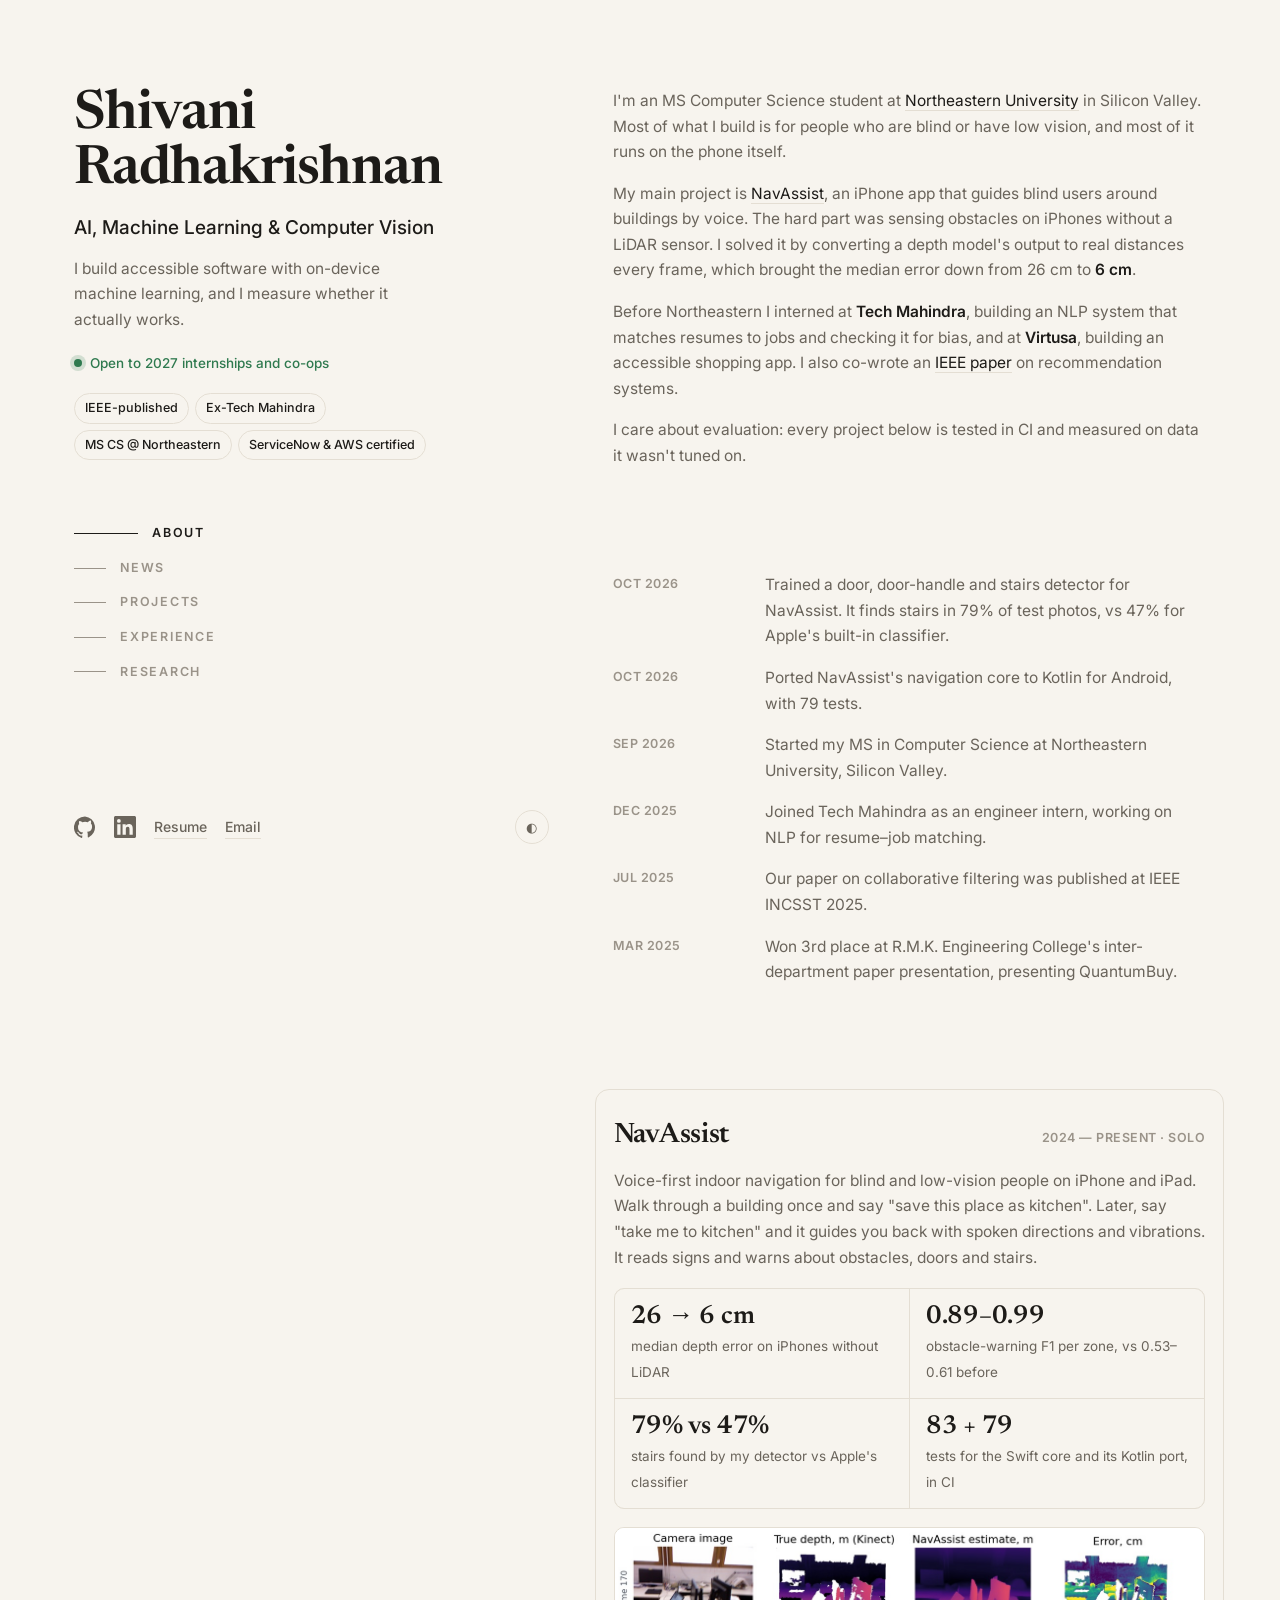
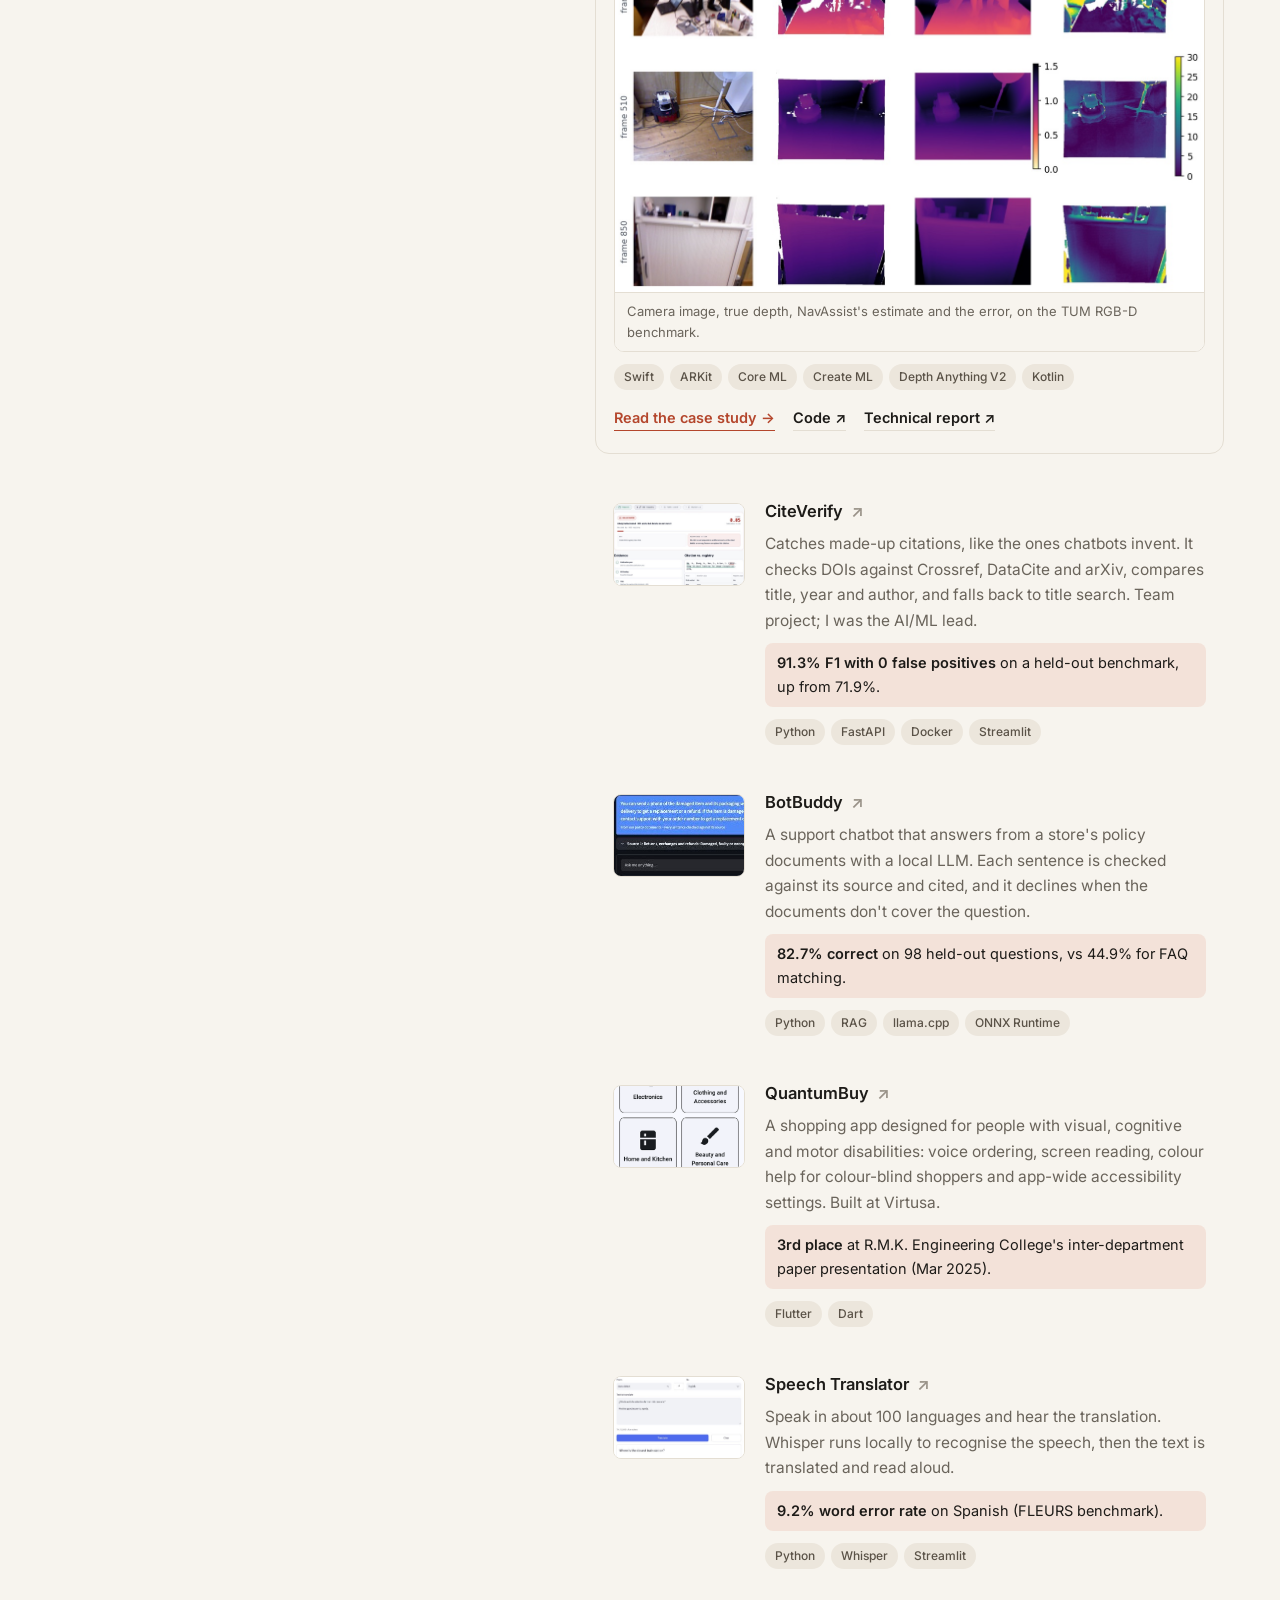
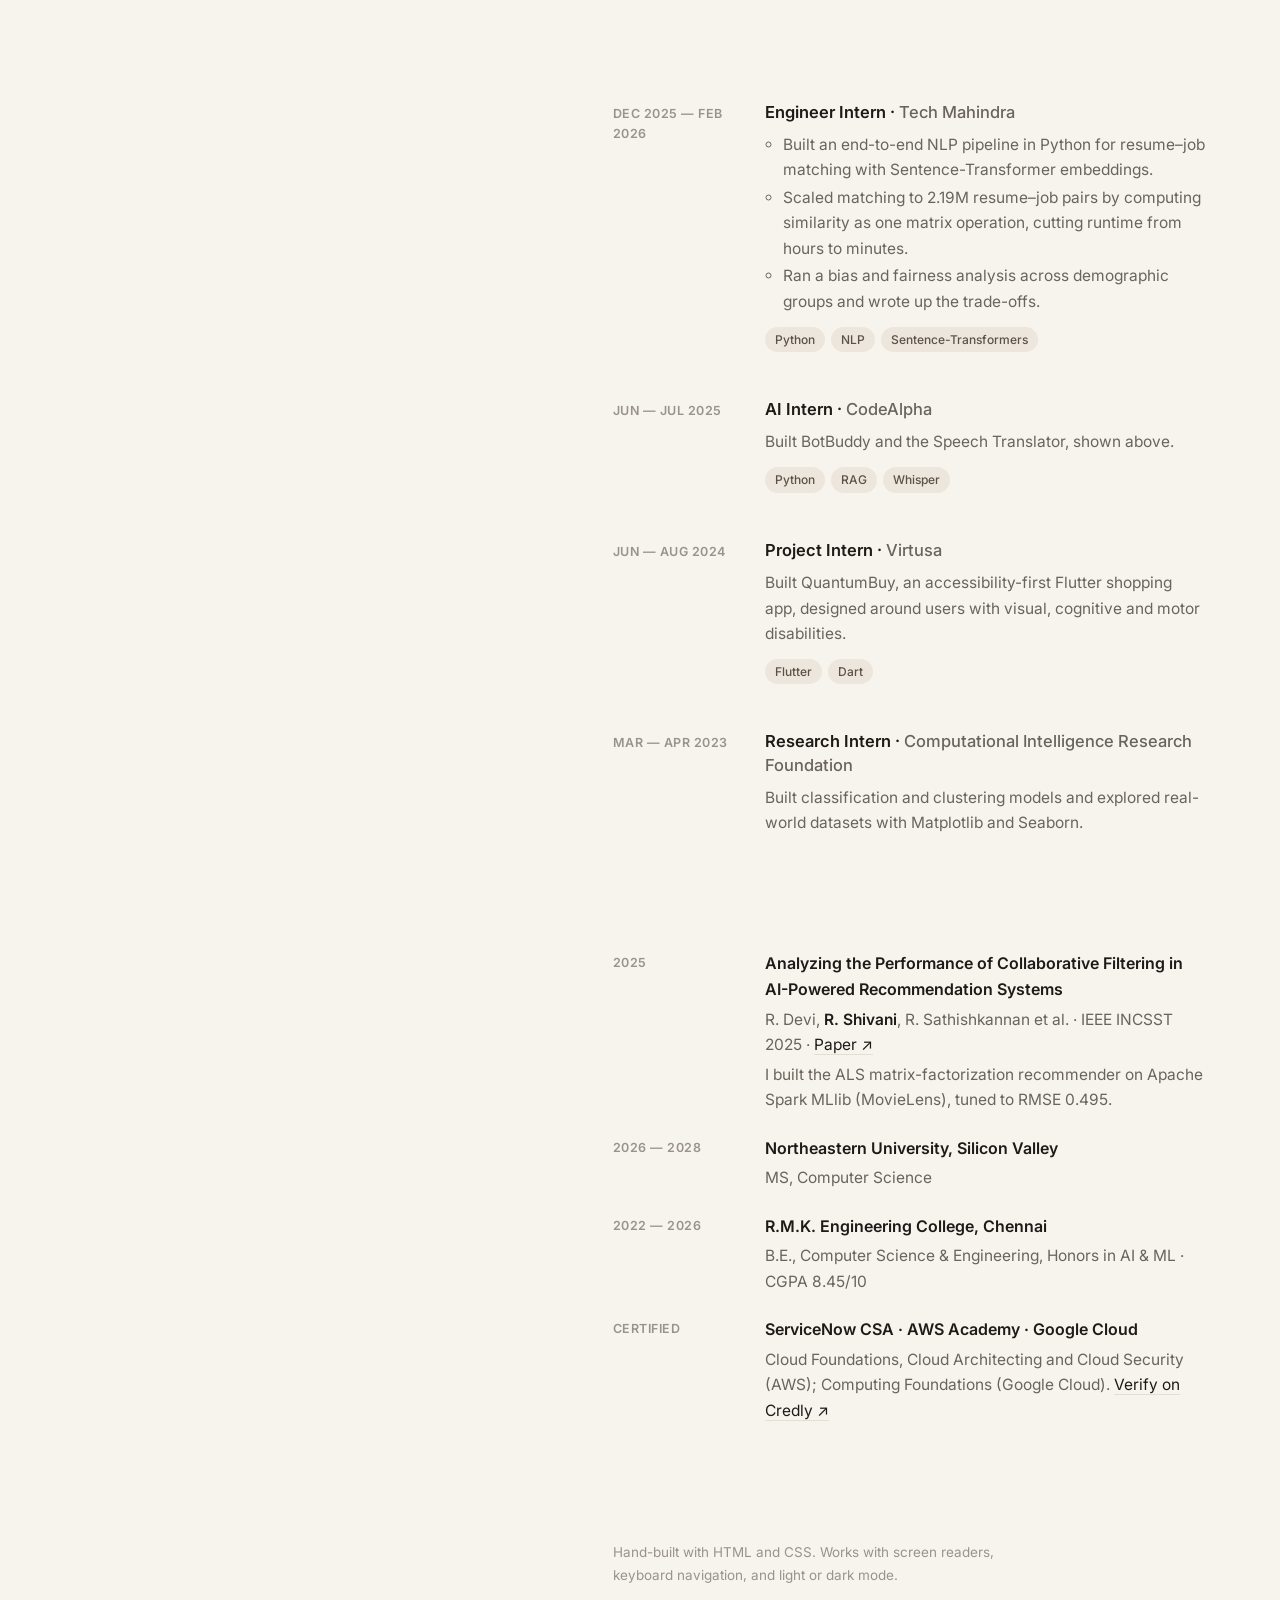
<file: index.html>
<!doctype html>
<html lang="en">
<head>
<meta charset="utf-8">
<meta name="viewport" content="width=device-width, initial-scale=1">
<title>Shivani Radhakrishnan</title>
<meta name="description" content="Shivani Radhakrishnan: MS CS at Northeastern. Accessible software with AI and on-device machine learning: computer vision and NLP. Open to 2027 internships and co-ops.">
<meta property="og:title" content="Shivani Radhakrishnan">
<meta property="og:description" content="Accessible software with on-device machine learning. MS CS @ Northeastern. Open to 2027 internships and co-ops.">
<meta property="og:image" content="https://shivani-radhakrishnan.github.io/img/navassist-depth.jpg">
<link rel="preconnect" href="https://fonts.googleapis.com">
<link rel="preconnect" href="https://fonts.gstatic.com" crossorigin>
<link href="https://fonts.googleapis.com/css2?family=Inter:wght@400;500;600&family=Newsreader:opsz,wght@6..72,500;6..72,600&display=swap" rel="stylesheet">
<link rel="icon" href="data:image/svg+xml,<svg xmlns='http://www.w3.org/2000/svg' viewBox='0 0 64 64'><rect width='64' height='64' rx='14' fill='%23b4462c'/><text x='32' y='44' font-family='Georgia' font-size='32' fill='white' text-anchor='middle'>S</text></svg>">
<link rel="stylesheet" href="style.css">
</head>
<body>
<a class="skip" href="#main">Skip to content</a>
<div class="layout">

  <header class="side">
    <div>
      <h1 class="name">Shivani<br>Radhakrishnan</h1>
      <p class="role">AI, Machine Learning &amp; Computer Vision</p>
      <p class="tagline">I build accessible software with on-device machine learning, and I measure whether it actually works.</p>
      <span class="status"><i aria-hidden="true"></i>Open to 2027 internships and co-ops</span>
      <ul class="creds" aria-label="Highlights">
        <li>IEEE-published</li>
        <li>Ex-Tech Mahindra</li>
        <li>MS CS @ Northeastern</li>
        <li>ServiceNow &amp; AWS certified</li>
      </ul>
      <nav aria-label="Sections">
        <ul class="toc">
          <li><a href="#about">About</a></li>
          <li><a href="#news">News</a></li>
          <li><a href="#projects">Projects</a></li>
          <li><a href="#experience">Experience</a></li>
          <li><a href="#research">Research</a></li>
        </ul>
      </nav>
    </div>
    <div class="socials">
      <a href="https://github.com/Shivani-Radhakrishnan" aria-label="GitHub"><svg viewBox="0 0 24 24" fill="currentColor" aria-hidden="true"><path d="M12 .5a12 12 0 0 0-3.8 23.4c.6.1.8-.3.8-.6v-2c-3.3.7-4-1.6-4-1.6-.6-1.4-1.4-1.8-1.4-1.8-1.1-.7.1-.7.1-.7 1.2.1 1.9 1.3 1.9 1.3 1.1 1.8 2.8 1.3 3.5 1 .1-.8.4-1.3.8-1.6-2.7-.3-5.5-1.3-5.5-6 0-1.3.5-2.4 1.3-3.2-.2-.3-.6-1.5.1-3.2 0 0 1-.3 3.3 1.2a11.5 11.5 0 0 1 6 0C17.3 4.7 18.3 5 18.3 5c.7 1.7.3 2.9.1 3.2.8.8 1.3 1.9 1.3 3.2 0 4.6-2.8 5.6-5.5 5.9.4.4.8 1.1.8 2.2v3.3c0 .3.2.7.8.6A12 12 0 0 0 12 .5Z"/></svg></a>
      <a href="https://www.linkedin.com/in/shivani-radhakrishnan-645a49257/" aria-label="LinkedIn"><svg viewBox="0 0 24 24" fill="currentColor" aria-hidden="true"><path d="M20.45 20.45h-3.56v-5.57c0-1.33-.02-3.04-1.85-3.04-1.85 0-2.14 1.45-2.14 2.94v5.67H9.35V9h3.41v1.56h.05c.48-.9 1.64-1.85 3.37-1.85 3.6 0 4.27 2.37 4.27 5.46v6.28ZM5.34 7.43a2.06 2.06 0 1 1 0-4.13 2.06 2.06 0 0 1 0 4.13ZM7.12 20.45H3.56V9h3.56v11.45ZM22.22 0H1.77C.79 0 0 .77 0 1.73v20.54C0 23.23.79 24 1.77 24h20.45c.98 0 1.78-.77 1.78-1.73V1.73C24 .77 23.2 0 22.22 0Z"/></svg></a>
      <a class="mail" href="Shivani_Radhakrishnan_Resume.pdf">Resume</a>
      <a class="mail" href="mailto:radhakrishnan.shi@northeastern.edu">Email</a>
      <button class="theme" id="theme" type="button" aria-label="Switch between light and dark theme">◐</button>
    </div>
  </header>

  <main id="main">

    <section id="about" aria-label="About">
      <h2 class="label">About</h2>
      <p>I'm an MS Computer Science student at <a href="https://www.northeastern.edu/">Northeastern University</a> in Silicon Valley. Most of what I build is for people who are blind or have low vision, and most of it runs on the phone itself.</p>
      <p>My main project is <a href="#projects">NavAssist</a>, an iPhone app that guides blind users around buildings by voice. The hard part was sensing obstacles on iPhones without a LiDAR sensor. I solved it by converting a depth model's output to real distances every frame, which brought the median error down from 26 cm to <strong>6 cm</strong>.</p>
      <p>Before Northeastern I interned at <strong>Tech Mahindra</strong>, building an NLP system that matches resumes to jobs and checking it for bias, and at <strong>Virtusa</strong>, building an accessible shopping app. I also co-wrote an <a href="#research">IEEE paper</a> on recommendation systems.</p>
      <p>I care about evaluation: every project below is tested in CI and measured on data it wasn't tuned on.</p>
    </section>

    <section id="news" aria-label="News">
      <h2 class="label">News</h2>
      <ul class="news">
        <li><time>Oct 2026</time><span>Trained a door, door-handle and stairs detector for NavAssist. It finds stairs in 79% of test photos, vs 47% for Apple's built-in classifier.</span></li>
        <li><time>Oct 2026</time><span>Ported NavAssist's navigation core to Kotlin for Android, with 79 tests.</span></li>
        <li><time>Sep 2026</time><span>Started my MS in Computer Science at Northeastern University, Silicon Valley.</span></li>
        <li><time>Dec 2025</time><span>Joined Tech Mahindra as an engineer intern, working on NLP for resume–job matching.</span></li>
                <li><time>Jul 2025</time><span>Our paper on collaborative filtering was published at IEEE INCSST 2025.</span></li>
        <li><time>Mar 2025</time><span>Won 3rd place at R.M.K. Engineering College's inter-department paper presentation, presenting QuantumBuy.</span></li>
      </ul>
    </section>

    <section id="projects" aria-label="Projects">
      <h2 class="label">Projects</h2>

      <article class="feature">
        <div class="top">
          <h3><a href="https://github.com/Shivani-Radhakrishnan/NavAssist">NavAssist</a></h3>
          <span class="when">2024 — Present · Solo</span>
        </div>
        <p>Voice-first indoor navigation for blind and low-vision people on iPhone and iPad. Walk through a building once and say "save this place as kitchen". Later, say "take me to kitchen" and it guides you back with spoken directions and vibrations. It reads signs and warns about obstacles, doors and stairs.</p>
        <div class="nums">
          <div><b>26 → 6 cm</b><span>median depth error on iPhones without LiDAR</span></div>
          <div><b>0.89–0.99</b><span>obstacle-warning F1 per zone, vs 0.53–0.61 before</span></div>
          <div><b>79% vs 47%</b><span>stairs found by my detector vs Apple's classifier</span></div>
          <div><b>83 + 79</b><span>tests for the Swift core and its Kotlin port, in CI</span></div>
        </div>
        <figure class="fig">
          <img src="img/navassist-depth.jpg" width="1200" height="740" loading="lazy" alt="Three indoor scenes. For each: the camera image, the true depth from a Kinect sensor, NavAssist's depth estimate, which looks almost the same, and a mostly dark error map showing errors of a few centimetres.">
          <figcaption>Camera image, true depth, NavAssist's estimate and the error, on the TUM RGB-D benchmark.</figcaption>
        </figure>
        <div class="chips"><span>Swift</span><span>ARKit</span><span>Core ML</span><span>Create ML</span><span>Depth Anything V2</span><span>Kotlin</span></div>
        <div class="more">
          <a class="primary" href="navassist.html">Read the case study →</a>
          <a href="https://github.com/Shivani-Radhakrishnan/NavAssist">Code ↗</a>
          <a href="https://github.com/Shivani-Radhakrishnan/NavAssist/blob/main/docs/technical-report.md">Technical report ↗</a>
        </div>
      </article>

      <ol class="rows">
        <li class="row">
          <div class="thumb"><img src="img/citeverify.jpg" loading="lazy" alt="CiteVerify screenshot"></div>
          <div>
            <h3><a href="https://github.com/Shivani-Radhakrishnan/CiteVerify">CiteVerify <span class="arrow" aria-hidden="true">↗</span></a></h3>
            <p>Catches made-up citations, like the ones chatbots invent. It checks DOIs against Crossref, DataCite and arXiv, compares title, year and author, and falls back to title search. Team project; I was the AI/ML lead.</p>
            <div class="result"><b>91.3% F1 with 0 false positives</b> on a held-out benchmark, up from 71.9%.</div>
            <div class="chips"><span>Python</span><span>FastAPI</span><span>Docker</span><span>Streamlit</span></div>
          </div>
        </li>
        <li class="row">
          <div class="thumb"><img src="img/botbuddy.jpg" loading="lazy" alt="BotBuddy screenshot"></div>
          <div>
            <h3><a href="https://github.com/Shivani-Radhakrishnan/botbuddy-rag-faq">BotBuddy <span class="arrow" aria-hidden="true">↗</span></a></h3>
            <p>A support chatbot that answers from a store's policy documents with a local LLM. Each sentence is checked against its source and cited, and it declines when the documents don't cover the question.</p>
            <div class="result"><b>82.7% correct</b> on 98 held-out questions, vs 44.9% for FAQ matching.</div>
            <div class="chips"><span>Python</span><span>RAG</span><span>llama.cpp</span><span>ONNX Runtime</span></div>
          </div>
        </li>
        <li class="row">
          <div class="thumb tall"><img src="img/quantumbuy.gif" loading="lazy" alt="QuantumBuy app demo"></div>
          <div>
            <h3><a href="https://github.com/Shivani-Radhakrishnan/quantumbuy-accessible-shopping">QuantumBuy <span class="arrow" aria-hidden="true">↗</span></a></h3>
            <p>A shopping app designed for people with visual, cognitive and motor disabilities: voice ordering, screen reading, colour help for colour-blind shoppers and app-wide accessibility settings. Built at Virtusa.</p>
            <div class="result"><b>3rd place</b> at R.M.K. Engineering College's inter-department paper presentation (Mar 2025).</div>
            <div class="chips"><span>Flutter</span><span>Dart</span></div>
          </div>
        </li>
        <li class="row">
          <div class="thumb"><img src="img/translator.jpg" loading="lazy" alt="Speech Translator screenshot"></div>
          <div>
            <h3><a href="https://github.com/Shivani-Radhakrishnan/speech-translator">Speech Translator <span class="arrow" aria-hidden="true">↗</span></a></h3>
            <p>Speak in about 100 languages and hear the translation. Whisper runs locally to recognise the speech, then the text is translated and read aloud.</p>
            <div class="result"><b>9.2% word error rate</b> on Spanish (FLEURS benchmark).</div>
            <div class="chips"><span>Python</span><span>Whisper</span><span>Streamlit</span></div>
          </div>
        </li>
      </ol>
    </section>

    <section id="experience" aria-label="Experience">
      <h2 class="label">Experience</h2>
      <ol class="rows">
        <li class="row">
          <div class="when">Dec 2025 — Feb 2026</div>
          <div>
            <h3>Engineer Intern · <span class="org">Tech Mahindra</span></h3>
            <ul>
              <li>Built an end-to-end NLP pipeline in Python for resume–job matching with Sentence-Transformer embeddings.</li>
              <li>Scaled matching to 2.19M resume–job pairs by computing similarity as one matrix operation, cutting runtime from hours to minutes.</li>
              <li>Ran a bias and fairness analysis across demographic groups and wrote up the trade-offs.</li>
            </ul>
            <div class="chips"><span>Python</span><span>NLP</span><span>Sentence-Transformers</span></div>
          </div>
        </li>
        <li class="row">
          <div class="when">Jun — Jul 2025</div>
          <div>
            <h3>AI Intern · <span class="org">CodeAlpha</span></h3>
            <p>Built BotBuddy and the Speech Translator, shown above.</p>
            <div class="chips"><span>Python</span><span>RAG</span><span>Whisper</span></div>
          </div>
        </li>
        <li class="row">
          <div class="when">Jun — Aug 2024</div>
          <div>
            <h3>Project Intern · <span class="org">Virtusa</span></h3>
            <p>Built QuantumBuy, an accessibility-first Flutter shopping app, designed around users with visual, cognitive and motor disabilities.</p>
            <div class="chips"><span>Flutter</span><span>Dart</span></div>
          </div>
        </li>
        <li class="row">
          <div class="when">Mar — Apr 2023</div>
          <div>
            <h3>Research Intern · <span class="org">Computational Intelligence Research Foundation</span></h3>
            <p>Built classification and clustering models and explored real-world datasets with Matplotlib and Seaborn.</p>
          </div>
        </li>
      </ol>
    </section>

    <section id="research" aria-label="Research and education">
      <h2 class="label">Research &amp; education</h2>
      <div class="plain">
        <div class="when">2025</div>
        <div>
          <h3>Analyzing the Performance of Collaborative Filtering in AI-Powered Recommendation Systems</h3>
          <p>R. Devi, <b>R. Shivani</b>, R. Sathishkannan et al. · IEEE INCSST 2025 · <a href="https://doi.org/10.1109/INCSST64791.2025.11210275">Paper ↗</a></p>
          <p>I built the ALS matrix-factorization recommender on Apache Spark MLlib (MovieLens), tuned to RMSE 0.495.</p>
        </div>
      </div>
      <div class="plain">
        <div class="when">2026 — 2028</div>
        <div>
          <h3>Northeastern University, Silicon Valley</h3>
          <p>MS, Computer Science</p>
        </div>
      </div>
      <div class="plain">
        <div class="when">2022 — 2026</div>
        <div>
          <h3>R.M.K. Engineering College, Chennai</h3>
          <p>B.E., Computer Science &amp; Engineering, Honors in AI &amp; ML · CGPA 8.45/10</p>
        </div>
      </div>
      <div class="plain">
        <div class="when">Certified</div>
        <div>
          <h3>ServiceNow CSA · AWS Academy · Google Cloud</h3>
          <p>Cloud Foundations, Cloud Architecting and Cloud Security (AWS); Computing Foundations (Google Cloud). <a href="https://www.credly.com/users/r-shivani-ucs22118">Verify on Credly ↗</a></p>
        </div>
      </div>
    </section>

    <footer>Hand-built with HTML and CSS. Works with screen readers, keyboard navigation, and light or dark mode.</footer>
  </main>
</div>

<script>
(function(){
  var root=document.documentElement, btn=document.getElementById('theme');
  try{var saved=localStorage.getItem('theme'); if(saved) root.setAttribute('data-theme',saved);}catch(e){}
  btn.addEventListener('click',function(){
    var cur=root.getAttribute('data-theme')||(matchMedia('(prefers-color-scheme: dark)').matches?'dark':'light');
    var next=cur==='dark'?'light':'dark'; root.setAttribute('data-theme',next);
    try{localStorage.setItem('theme',next);}catch(e){}
  });
  var links=[].slice.call(document.querySelectorAll('.toc a'));
  if('IntersectionObserver' in window){
    var io=new IntersectionObserver(function(es){
      es.forEach(function(e){ if(e.isIntersecting){ links.forEach(function(a){a.classList.toggle('on',a.getAttribute('href')==='#'+e.target.id);}); } });
    },{rootMargin:'-40% 0px -55% 0px'});
    document.querySelectorAll('main section').forEach(function(s){io.observe(s);});
  }
})();
</script>
</body>
</html>
</file>
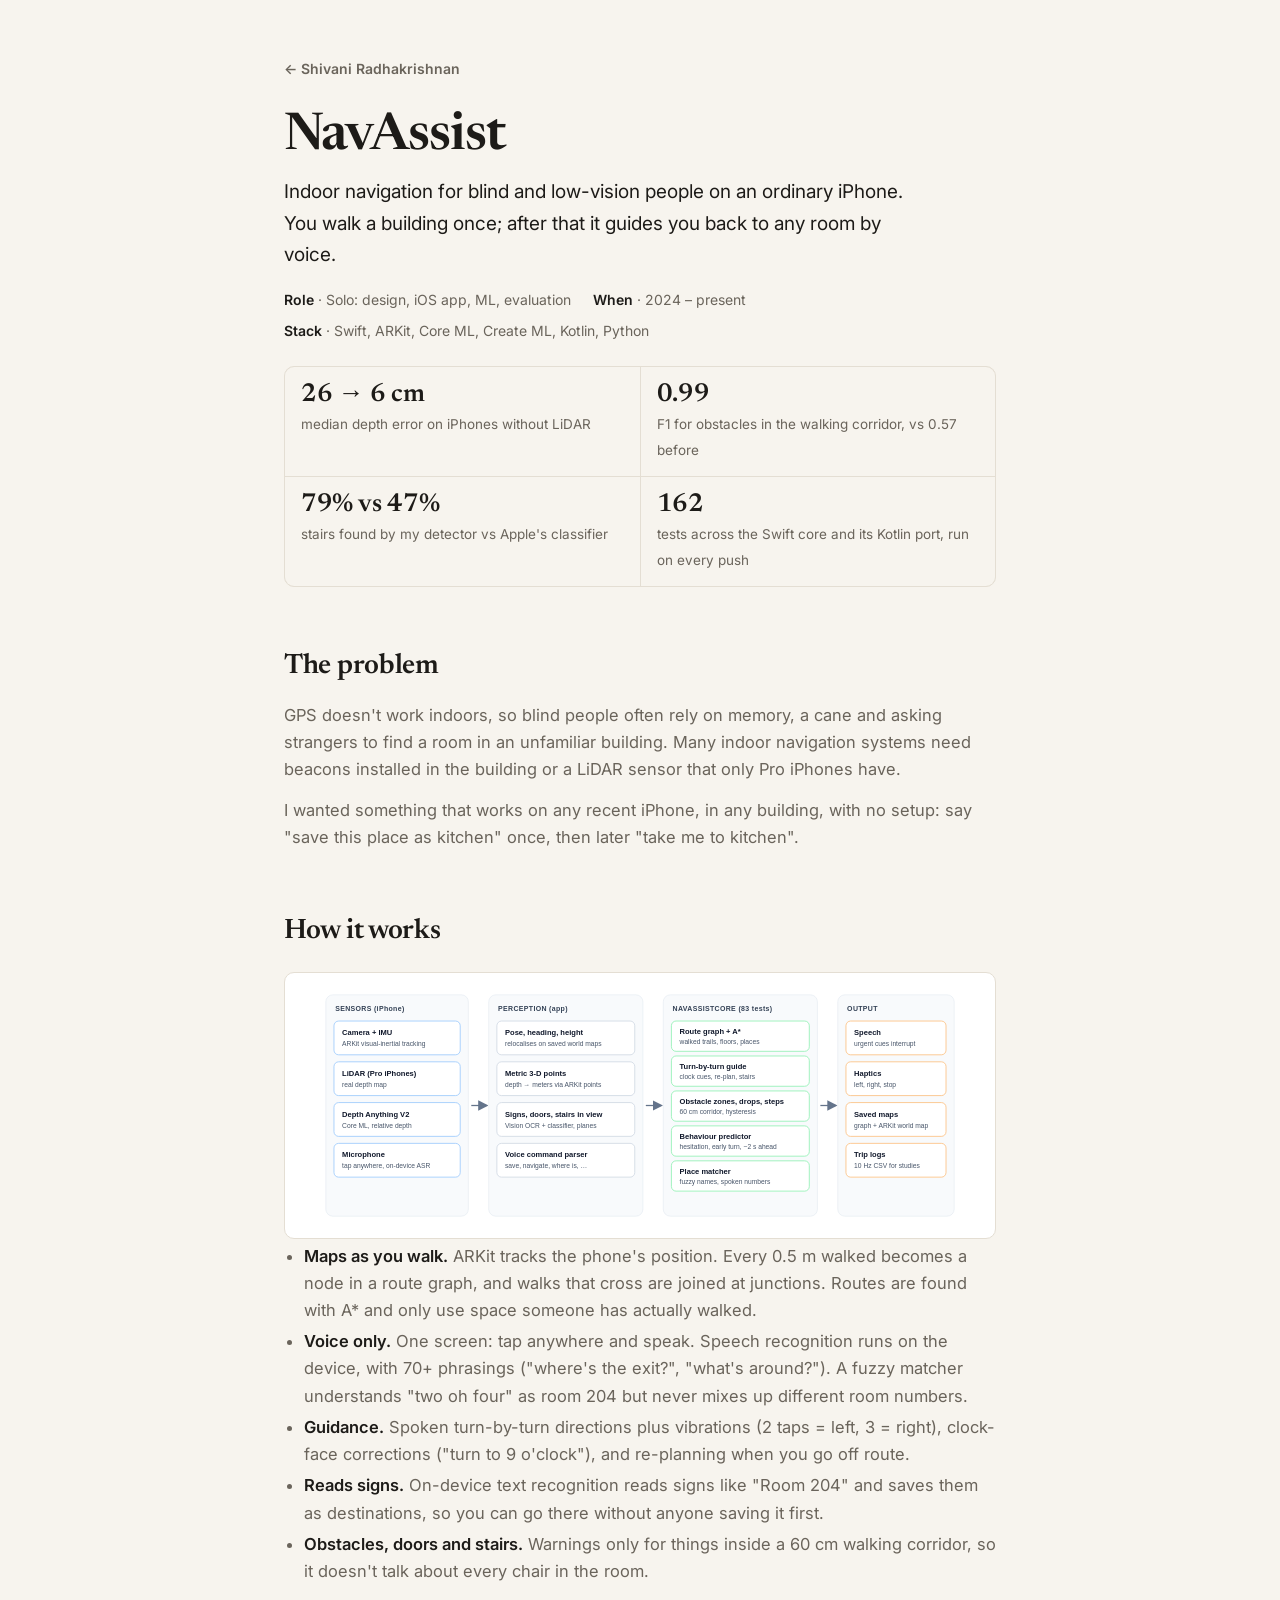
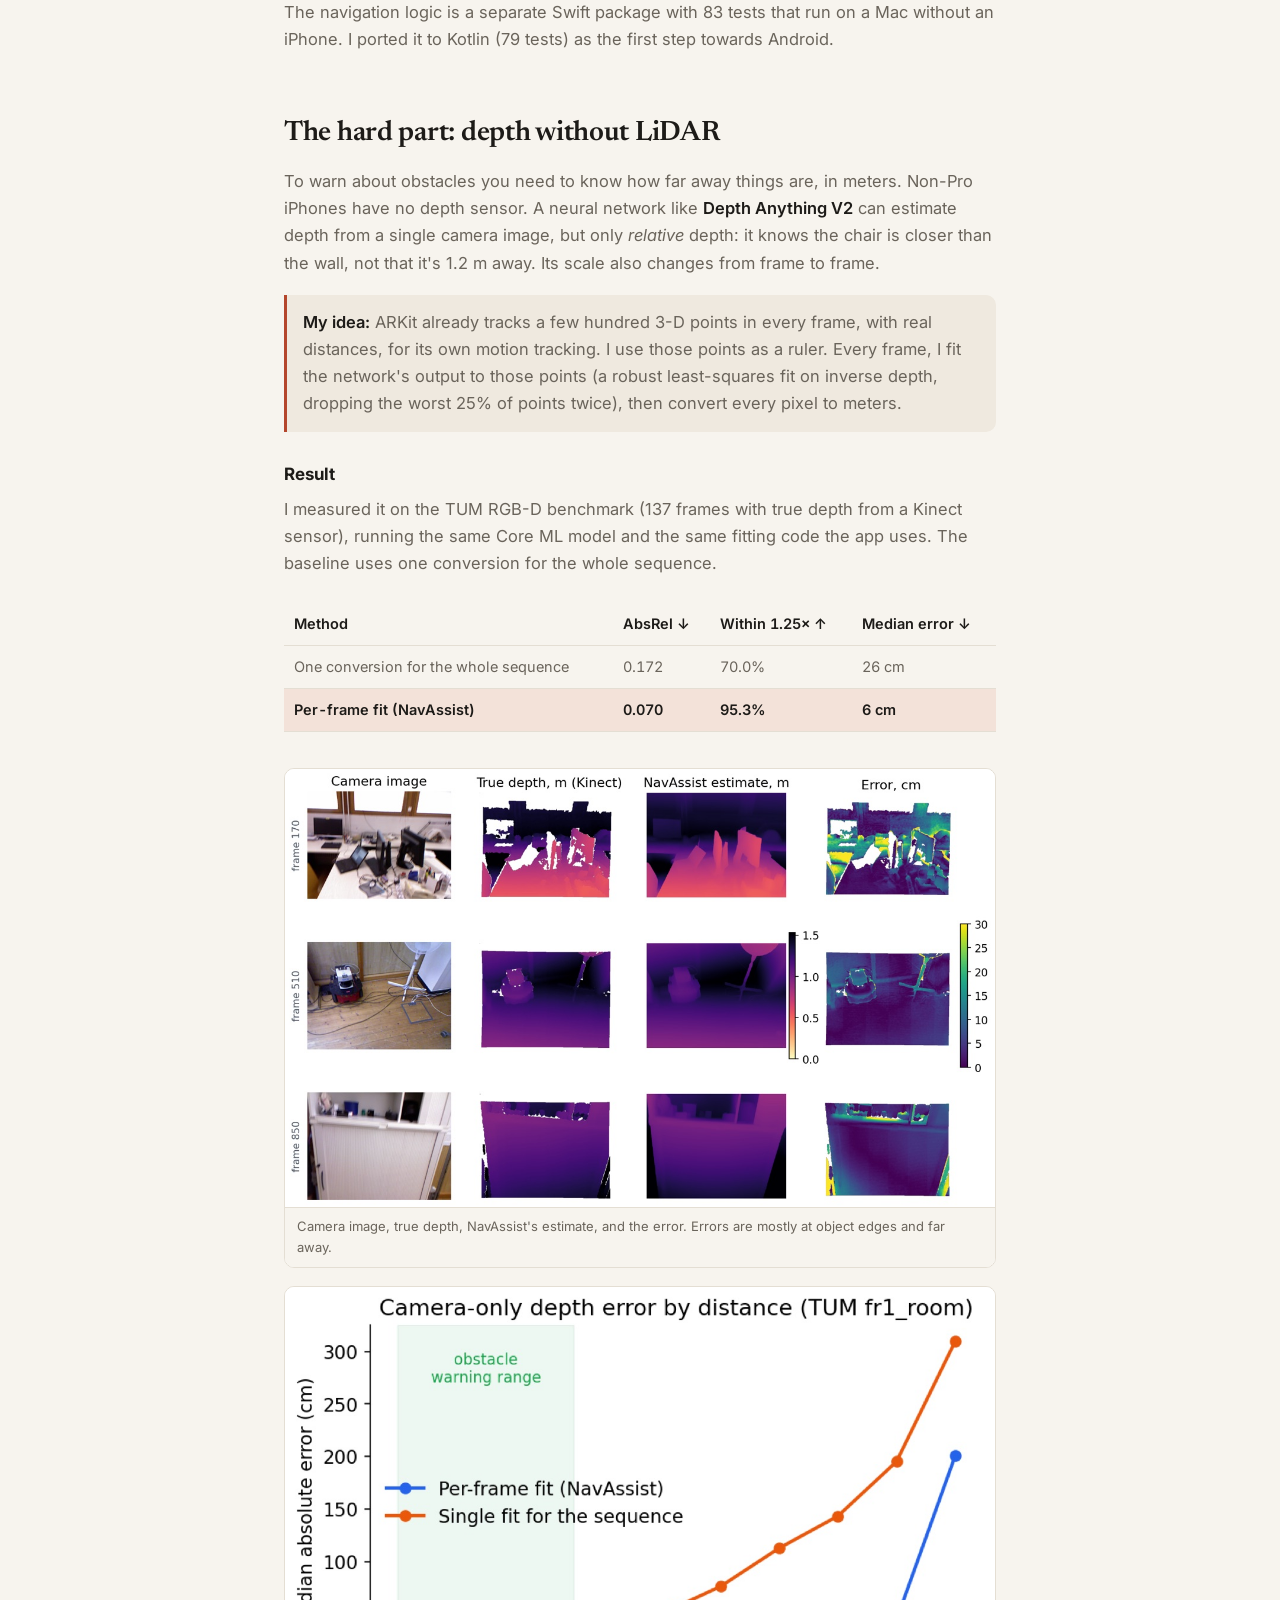
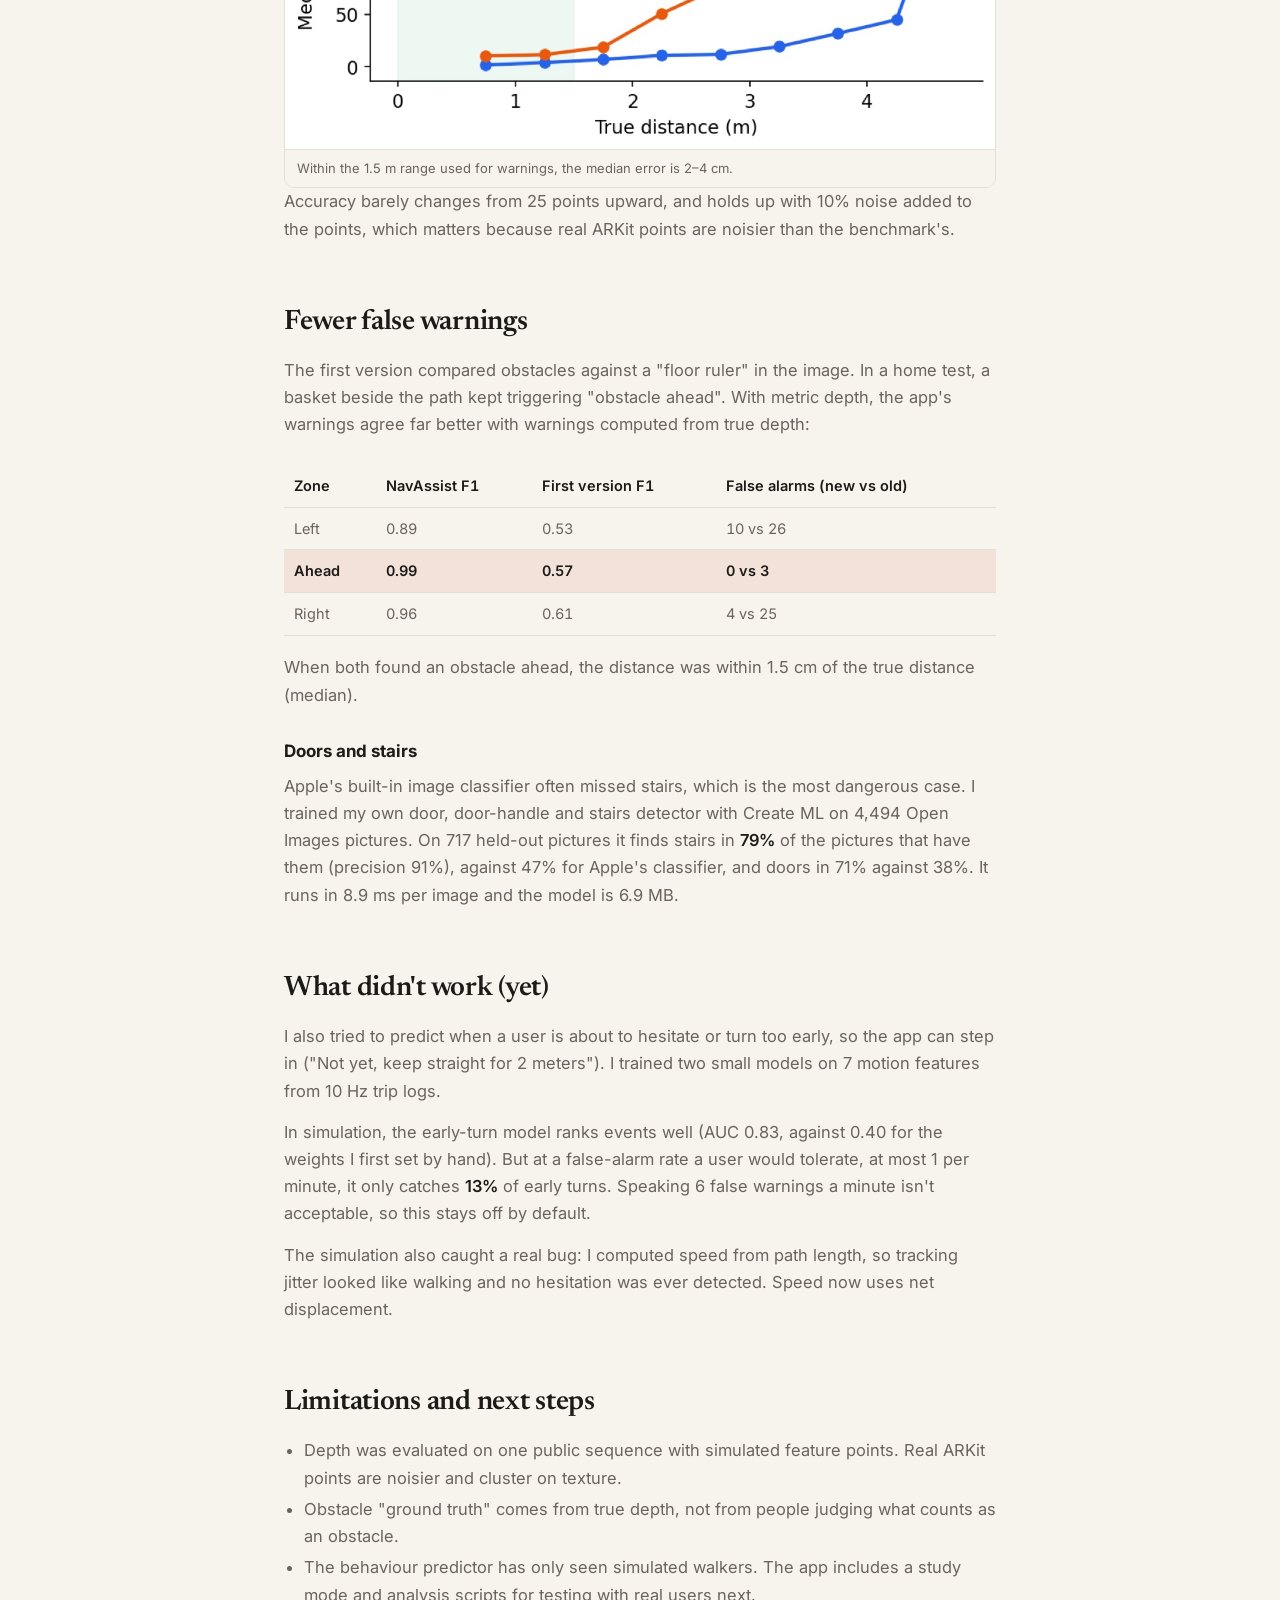
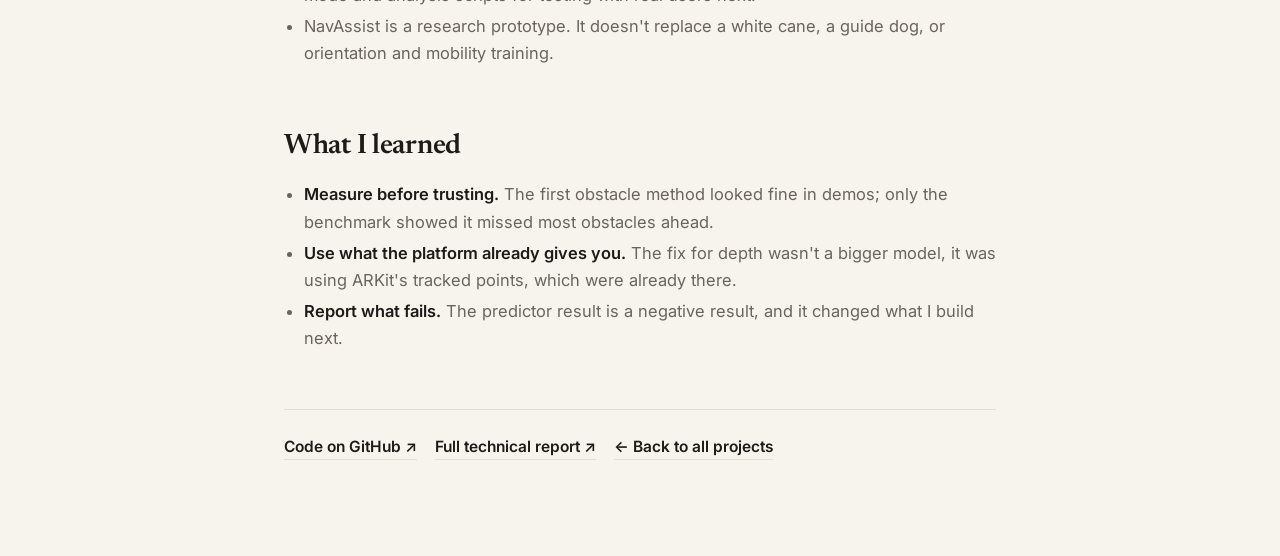
<file: navassist.html>
<!doctype html>
<html lang="en">
<head>
<meta charset="utf-8">
<meta name="viewport" content="width=device-width, initial-scale=1">
<title>NavAssist case study · Shivani Radhakrishnan</title>
<meta name="description" content="How I built NavAssist, a voice-first indoor navigation app for blind and low-vision people, and got metric depth on iPhones without LiDAR down to 6 cm median error.">
<meta property="og:title" content="NavAssist: indoor navigation for blind people on an ordinary iPhone">
<meta property="og:image" content="https://shivani-radhakrishnan.github.io/img/navassist-depth.jpg">
<link rel="preconnect" href="https://fonts.googleapis.com">
<link rel="preconnect" href="https://fonts.gstatic.com" crossorigin>
<link href="https://fonts.googleapis.com/css2?family=Inter:wght@400;500;600&family=Newsreader:opsz,wght@6..72,500;6..72,600&display=swap" rel="stylesheet">
<link rel="icon" href="data:image/svg+xml,<svg xmlns='http://www.w3.org/2000/svg' viewBox='0 0 64 64'><rect width='64' height='64' rx='14' fill='%23b4462c'/><text x='32' y='44' font-family='Georgia' font-size='32' fill='white' text-anchor='middle'>S</text></svg>">
<link rel="stylesheet" href="style.css">
</head>
<body>
<a class="skip" href="#main">Skip to content</a>
<main id="main" class="cs">
  <a class="back" href="index.html#projects">← Shivani Radhakrishnan</a>

  <h1>NavAssist</h1>
  <p class="dek">Indoor navigation for blind and low-vision people on an ordinary iPhone. You walk a building once; after that it guides you back to any room by voice.</p>
  <div class="meta">
    <span><b>Role</b> · Solo: design, iOS app, ML, evaluation</span>
    <span><b>When</b> · 2024 – present</span>
    <span><b>Stack</b> · Swift, ARKit, Core ML, Create ML, Kotlin, Python</span>
  </div>

  <div class="nums">
    <div><b>26 → 6 cm</b><span>median depth error on iPhones without LiDAR</span></div>
    <div><b>0.99</b><span>F1 for obstacles in the walking corridor, vs 0.57 before</span></div>
    <div><b>79% vs 47%</b><span>stairs found by my detector vs Apple's classifier</span></div>
    <div><b>162</b><span>tests across the Swift core and its Kotlin port, run on every push</span></div>
  </div>

  <h2>The problem</h2>
  <p>GPS doesn't work indoors, so blind people often rely on memory, a cane and asking strangers to find a room in an unfamiliar building. Many indoor navigation systems need beacons installed in the building or a LiDAR sensor that only Pro iPhones have.</p>
  <p>I wanted something that works on any recent iPhone, in any building, with no setup: say "save this place as kitchen" once, then later "take me to kitchen".</p>

  <h2>How it works</h2>
  <figure class="fig arch">
    <img src="img/navassist-arch.svg" loading="lazy" alt="Architecture diagram: the iPhone app's camera, ARKit tracking, speech and haptics feed a platform-independent navigation core with the route graph, A* routing, guidance, stairs, voice commands and place matching.">
  </figure>
  <ul>
    <li><b>Maps as you walk.</b> ARKit tracks the phone's position. Every 0.5 m walked becomes a node in a route graph, and walks that cross are joined at junctions. Routes are found with A* and only use space someone has actually walked.</li>
    <li><b>Voice only.</b> One screen: tap anywhere and speak. Speech recognition runs on the device, with 70+ phrasings ("where's the exit?", "what's around?"). A fuzzy matcher understands "two oh four" as room 204 but never mixes up different room numbers.</li>
    <li><b>Guidance.</b> Spoken turn-by-turn directions plus vibrations (2 taps = left, 3 = right), clock-face corrections ("turn to 9 o'clock"), and re-planning when you go off route.</li>
    <li><b>Reads signs.</b> On-device text recognition reads signs like "Room 204" and saves them as destinations, so you can go there without anyone saving it first.</li>
    <li><b>Obstacles, doors and stairs.</b> Warnings only for things inside a 60 cm walking corridor, so it doesn't talk about every chair in the room.</li>
  </ul>
  <p>The navigation logic is a separate Swift package with 83 tests that run on a Mac without an iPhone. I ported it to Kotlin (79 tests) as the first step towards Android.</p>

  <h2>The hard part: depth without LiDAR</h2>
  <p>To warn about obstacles you need to know how far away things are, in meters. Non-Pro iPhones have no depth sensor. A neural network like <b>Depth Anything V2</b> can estimate depth from a single camera image, but only <i>relative</i> depth: it knows the chair is closer than the wall, not that it's 1.2 m away. Its scale also changes from frame to frame.</p>
  <div class="callout">
    <p><b>My idea:</b> ARKit already tracks a few hundred 3-D points in every frame, with real distances, for its own motion tracking. I use those points as a ruler. Every frame, I fit the network's output to those points (a robust least-squares fit on inverse depth, dropping the worst 25% of points twice), then convert every pixel to meters.</p>
  </div>
  <h3>Result</h3>
  <p>I measured it on the TUM RGB-D benchmark (137 frames with true depth from a Kinect sensor), running the same Core ML model and the same fitting code the app uses. The baseline uses one conversion for the whole sequence.</p>
  <div class="tablewrap">
    <table>
      <thead><tr><th>Method</th><th>AbsRel ↓</th><th>Within 1.25× ↑</th><th>Median error ↓</th></tr></thead>
      <tbody>
        <tr><td>One conversion for the whole sequence</td><td>0.172</td><td>70.0%</td><td>26 cm</td></tr>
        <tr class="win"><td>Per-frame fit (NavAssist)</td><td>0.070</td><td>95.3%</td><td>6 cm</td></tr>
      </tbody>
    </table>
  </div>
  <figure class="fig">
    <img src="img/navassist-depth.jpg" width="1200" height="740" loading="lazy" alt="Three indoor scenes. For each: the camera image, the true depth from a Kinect sensor, NavAssist's estimate, which looks almost the same, and a mostly dark error map.">
    <figcaption>Camera image, true depth, NavAssist's estimate, and the error. Errors are mostly at object edges and far away.</figcaption>
  </figure>
  <figure class="fig">
    <img src="img/navassist-distance.jpg" loading="lazy" alt="Line chart of median depth error by true distance. NavAssist's per-frame fit stays at a few centimetres up to 1.5 m, while the single conversion drifts badly beyond 2 m.">
    <figcaption>Within the 1.5 m range used for warnings, the median error is 2–4 cm.</figcaption>
  </figure>
  <p>Accuracy barely changes from 25 points upward, and holds up with 10% noise added to the points, which matters because real ARKit points are noisier than the benchmark's.</p>

  <h2>Fewer false warnings</h2>
  <p>The first version compared obstacles against a "floor ruler" in the image. In a home test, a basket beside the path kept triggering "obstacle ahead". With metric depth, the app's warnings agree far better with warnings computed from true depth:</p>
  <div class="tablewrap">
    <table>
      <thead><tr><th>Zone</th><th>NavAssist F1</th><th>First version F1</th><th>False alarms (new vs old)</th></tr></thead>
      <tbody>
        <tr><td>Left</td><td>0.89</td><td>0.53</td><td>10 vs 26</td></tr>
        <tr class="win"><td>Ahead</td><td>0.99</td><td>0.57</td><td>0 vs 3</td></tr>
        <tr><td>Right</td><td>0.96</td><td>0.61</td><td>4 vs 25</td></tr>
      </tbody>
    </table>
  </div>
  <p>When both found an obstacle ahead, the distance was within 1.5 cm of the true distance (median).</p>

  <h3>Doors and stairs</h3>
  <p>Apple's built-in image classifier often missed stairs, which is the most dangerous case. I trained my own door, door-handle and stairs detector with Create ML on 4,494 Open Images pictures. On 717 held-out pictures it finds stairs in <b>79%</b> of the pictures that have them (precision 91%), against 47% for Apple's classifier, and doors in 71% against 38%. It runs in 8.9 ms per image and the model is 6.9 MB.</p>

  <h2>What didn't work (yet)</h2>
  <p>I also tried to predict when a user is about to hesitate or turn too early, so the app can step in ("Not yet, keep straight for 2 meters"). I trained two small models on 7 motion features from 10 Hz trip logs.</p>
  <p>In simulation, the early-turn model ranks events well (AUC 0.83, against 0.40 for the weights I first set by hand). But at a false-alarm rate a user would tolerate, at most 1 per minute, it only catches <b>13%</b> of early turns. Speaking 6 false warnings a minute isn't acceptable, so this stays off by default.</p>
  <p>The simulation also caught a real bug: I computed speed from path length, so tracking jitter looked like walking and no hesitation was ever detected. Speed now uses net displacement.</p>

  <h2>Limitations and next steps</h2>
  <ul>
    <li>Depth was evaluated on one public sequence with simulated feature points. Real ARKit points are noisier and cluster on texture.</li>
    <li>Obstacle "ground truth" comes from true depth, not from people judging what counts as an obstacle.</li>
    <li>The behaviour predictor has only seen simulated walkers. The app includes a study mode and analysis scripts for testing with real users next.</li>
    <li>NavAssist is a research prototype. It doesn't replace a white cane, a guide dog, or orientation and mobility training.</li>
  </ul>

  <h2>What I learned</h2>
  <ul>
    <li><b>Measure before trusting.</b> The first obstacle method looked fine in demos; only the benchmark showed it missed most obstacles ahead.</li>
    <li><b>Use what the platform already gives you.</b> The fix for depth wasn't a bigger model, it was using ARKit's tracked points, which were already there.</li>
    <li><b>Report what fails.</b> The predictor result is a negative result, and it changed what I build next.</li>
  </ul>

  <div class="end">
    <a class="in" href="https://github.com/Shivani-Radhakrishnan/NavAssist">Code on GitHub ↗</a>
    <a class="in" href="https://github.com/Shivani-Radhakrishnan/NavAssist/blob/main/docs/technical-report.md">Full technical report ↗</a>
    <a class="in" href="index.html">← Back to all projects</a>
  </div>
</main>
<script>
try{var t=localStorage.getItem('theme'); if(t) document.documentElement.setAttribute('data-theme',t);}catch(e){}
</script>
</body>
</html>
</file>
<file: style.css>
:root{
  --bg:#f7f4ee; --text:#1d1b18; --muted:#6a645b; --faint:#9a9389;
  --line:#e4ded3; --hover:#efe9df; --accent:#b4462c; --accent-soft:#f3e2d9;
  --chip:#ece6dc; --chip-text:#5a5247; --good:#2f7a4f;
}
@media (prefers-color-scheme: dark){
  :root:not([data-theme="light"]){
    --bg:#141311; --text:#eeeae3; --muted:#a8a197; --faint:#7a746b;
    --line:#2a2825; --hover:#1d1b19; --accent:#f08a6c; --accent-soft:#3a231c;
    --chip:#24221f; --chip-text:#c9c2b7; --good:#6fd39a;
  }
}
:root[data-theme="dark"]{
  --bg:#141311; --text:#eeeae3; --muted:#a8a197; --faint:#7a746b;
  --line:#2a2825; --hover:#1d1b19; --accent:#f08a6c; --accent-soft:#3a231c;
  --chip:#24221f; --chip-text:#c9c2b7; --good:#6fd39a;
}
*{box-sizing:border-box}
html{scroll-behavior:smooth}
@media (prefers-reduced-motion: reduce){html{scroll-behavior:auto}*{transition:none!important}}
body{margin:0;background:var(--bg);color:var(--muted);font:15.5px/1.65 Inter,system-ui,-apple-system,"Segoe UI",sans-serif;-webkit-font-smoothing:antialiased}
a{color:inherit;text-decoration:none}
strong,b{color:var(--text);font-weight:600}
:focus-visible{outline:2px solid var(--accent);outline-offset:3px;border-radius:4px}
::selection{background:var(--accent-soft);color:var(--text)}
.skip{position:absolute;left:-999px;top:10px;background:var(--accent);color:#fff;padding:8px 14px;border-radius:8px;z-index:30}
.skip:focus{left:12px}

.layout{max-width:1180px;margin:0 auto;padding:0 24px;display:grid;grid-template-columns:minmax(0,1fr) minmax(0,1.25fr);gap:64px}
@media (max-width:1000px){.layout{grid-template-columns:1fr;gap:0}}

/* left column */
.side{position:sticky;top:0;height:100vh;padding:88px 0 56px;display:flex;flex-direction:column;justify-content:space-between}
@media (max-width:1000px){.side{position:static;height:auto;padding:64px 0 24px}}
.name{font-family:Newsreader,Georgia,serif;font-weight:600;color:var(--text);font-size:clamp(40px,5vw,54px);line-height:1.02;letter-spacing:-.02em;margin:0}
.role{color:var(--text);font-size:19px;font-weight:500;margin:14px 0 0}
.tagline{max-width:340px;margin:12px 0 0}
.status{display:inline-flex;align-items:center;gap:8px;margin-top:20px;font-size:13.5px;font-weight:500;color:var(--good)}
.status i{width:8px;height:8px;border-radius:50%;background:var(--good);box-shadow:0 0 0 4px color-mix(in srgb,var(--good) 18%,transparent)}
.toc{list-style:none;padding:0;margin:56px 0 0}
.toc a{display:flex;align-items:center;gap:14px;padding:7px 0;font-size:12.5px;font-weight:600;letter-spacing:.14em;text-transform:uppercase;color:var(--faint)}
.toc a::before{content:"";height:1px;width:32px;background:currentColor;transition:width .2s}
.toc a:hover,.toc a.on{color:var(--text)}
.toc a:hover::before,.toc a.on::before{width:64px}
@media (max-width:1000px){.toc{display:none}}
.socials{display:flex;align-items:center;gap:18px;margin-top:32px}
.socials a{color:var(--muted);display:inline-flex}
.socials a:hover{color:var(--text)}
.socials svg{width:22px;height:22px}
.socials .mail{font-size:14px;font-weight:500;border-bottom:1px solid var(--line)}
.theme{margin-left:auto;background:none;border:1px solid var(--line);color:var(--muted);border-radius:999px;width:34px;height:34px;cursor:pointer}
.theme:hover{color:var(--text)}

/* right column */
main{padding:88px 0 80px}
@media (max-width:1000px){main{padding-top:16px}}
section{margin-bottom:96px;scroll-margin-top:72px}
.label{display:none;font-size:12.5px;font-weight:600;letter-spacing:.14em;text-transform:uppercase;color:var(--text);margin:0 0 20px}
@media (max-width:1000px){.label{display:block;position:sticky;top:0;background:color-mix(in srgb,var(--bg) 92%,transparent);backdrop-filter:blur(8px);padding:14px 0;margin:0 0 12px;z-index:5}}
#about p{margin:0 0 16px}
#about a{color:var(--text);border-bottom:1px solid var(--line)}
#about a:hover{color:var(--accent);border-color:var(--accent)}

/* rows (experience + projects) */
.rows{list-style:none;margin:0;padding:0}
.row{position:relative;display:grid;grid-template-columns:132px 1fr;gap:20px;padding:18px;margin:0 -18px 10px;border-radius:12px;transition:background .15s}
.row:hover{background:var(--hover)}
@media (max-width:560px){.row{grid-template-columns:1fr;gap:8px}}
.when{font-size:12.5px;font-weight:600;letter-spacing:.04em;text-transform:uppercase;color:var(--faint);padding-top:3px}
.row h3{margin:0;font-size:16.5px;font-weight:600;color:var(--text);line-height:1.4}
.row h3 a::after{content:"";position:absolute;inset:0;border-radius:12px}
.row h3 .arrow{display:inline-block;margin-left:4px;transition:transform .15s;color:var(--faint)}
.row:hover h3{color:var(--accent)}
.row:hover h3 .arrow{transform:translate(2px,-2px);color:var(--accent)}
.row .org{color:var(--muted);font-weight:500}
.row p{margin:8px 0 0}
.row ul{margin:8px 0 0;padding-left:18px}
.row ul li{margin:2px 0}
.chips{display:flex;flex-wrap:wrap;gap:6px;margin-top:12px}
.chips span{font-size:12px;font-weight:500;padding:3px 10px;border-radius:999px;background:var(--chip);color:var(--chip-text)}
.result{margin-top:10px;padding:8px 12px;border-radius:8px;background:var(--accent-soft);color:var(--text);font-size:14.5px}
.thumb{width:132px;aspect-ratio:16/10;border-radius:8px;border:1px solid var(--line);overflow:hidden;background:#fff;margin-top:3px}
.thumb img{width:100%;height:100%;object-fit:cover;object-position:top left;display:block}
.thumb.tall img{object-fit:cover;object-position:center 30%}
@media (max-width:560px){.thumb{width:200px;order:2}}

/* NavAssist feature */
.feature{margin:0 -18px 28px;padding:22px 18px;border-radius:14px;border:1px solid var(--line)}
.feature .top{display:flex;justify-content:space-between;align-items:baseline;gap:12px;flex-wrap:wrap}
.feature h3{margin:0;font-family:Newsreader,Georgia,serif;font-size:28px;font-weight:600;color:var(--text);letter-spacing:-.01em}
.feature .when{padding:0}
.feature p{margin:10px 0 0}
.fig{margin:18px 0 0;border-radius:10px;overflow:hidden;border:1px solid var(--line);background:#fff}
.fig img{display:block;width:100%;height:auto}
.fig figcaption{background:var(--bg);font-size:13px;padding:8px 12px;border-top:1px solid var(--line)}
.nums{display:grid;grid-template-columns:repeat(2,1fr);gap:1px;margin-top:18px;background:var(--line);border:1px solid var(--line);border-radius:10px;overflow:hidden}
.nums div{background:var(--bg);padding:14px 16px}
.nums b{display:block;font-family:Newsreader,Georgia,serif;font-size:26px;font-weight:600;letter-spacing:-.01em;line-height:1.15}
.nums span{font-size:13.5px}
@media (max-width:560px){.nums{grid-template-columns:1fr}}
.more{display:inline-flex;gap:18px;margin-top:16px;font-weight:600;color:var(--text);font-size:14.5px}
.more a{border-bottom:1px solid var(--line)}
.more a:hover{color:var(--accent);border-color:var(--accent)}

/* publication + education */
.plain{display:grid;grid-template-columns:132px 1fr;gap:20px;padding:0 0 22px}
@media (max-width:560px){.plain{grid-template-columns:1fr;gap:6px}}
.plain h3{margin:0;font-size:16px;color:var(--text);font-weight:600}
.plain p{margin:4px 0 0}
.plain a{color:var(--text);border-bottom:1px solid var(--line)}
.plain a:hover{color:var(--accent);border-color:var(--accent)}
footer{font-size:13.5px;color:var(--faint);max-width:440px}

/* credentials strip */
.creds{list-style:none;padding:0;margin:18px 0 0;display:flex;flex-wrap:wrap;gap:6px;max-width:360px}
.creds li{font-size:12.5px;font-weight:500;padding:4px 10px;border:1px solid var(--line);border-radius:999px;color:var(--text)}

/* news */
.news{list-style:none;margin:0;padding:0}
.news li{display:grid;grid-template-columns:132px 1fr;gap:20px;padding:8px 0}
.news time{font-size:12.5px;font-weight:600;letter-spacing:.04em;text-transform:uppercase;color:var(--faint);padding-top:2px}
@media (max-width:560px){.news li{grid-template-columns:1fr;gap:2px}}
.more a.primary{color:var(--accent);border-color:var(--accent)}

/* case study page */
.cs{max-width:760px;margin:0 auto;padding:56px 24px 96px}
.cs .back{font-size:14px;font-weight:600;color:var(--muted)}
.cs .back:hover{color:var(--accent)}
.cs h1{font-family:Newsreader,Georgia,serif;font-weight:600;color:var(--text);font-size:clamp(36px,5vw,52px);line-height:1.05;letter-spacing:-.02em;margin:28px 0 12px}
.cs .dek{font-size:19px;color:var(--text);margin:0 0 18px;max-width:640px}
.cs .meta{display:flex;flex-wrap:wrap;gap:8px 22px;font-size:14px;margin:0 0 8px}
.cs .meta b{font-weight:600}
.cs h2{font-family:Newsreader,Georgia,serif;font-size:28px;font-weight:600;color:var(--text);letter-spacing:-.01em;margin:56px 0 12px}
.cs h3{font-size:17px;color:var(--text);margin:28px 0 8px}
.cs p,.cs li{font-size:16.5px}
.cs p{margin:0 0 14px}
.cs ul,.cs ol{padding-left:20px;margin:0 0 14px}
.cs li{margin:4px 0}
.cs a.in{color:var(--text);border-bottom:1px solid var(--line)}
.cs a.in:hover{color:var(--accent);border-color:var(--accent)}
.cs .nums{margin:24px 0}
.cs table{width:100%;border-collapse:collapse;font-size:14.5px;margin:12px 0 18px;font-variant-numeric:tabular-nums}
.cs th,.cs td{text-align:left;padding:9px 10px;border-bottom:1px solid var(--line)}
.cs th{color:var(--text);font-weight:600}
.cs tr.win td{color:var(--text);font-weight:600;background:var(--accent-soft)}
.cs .tablewrap{overflow-x:auto}
.cs code{font-size:.92em;background:var(--chip);color:var(--chip-text);padding:1px 6px;border-radius:5px}
.cs .callout{border-left:3px solid var(--accent);background:var(--hover);padding:14px 16px;border-radius:0 10px 10px 0;margin:18px 0}
.cs .callout p:last-child{margin:0}
.cs .fig.arch{padding:16px;background:#fff}
.cs .fig.arch img{max-width:640px;margin:0 auto}
.cs .end{margin-top:56px;padding-top:24px;border-top:1px solid var(--line);display:flex;flex-wrap:wrap;gap:18px;font-weight:600;color:var(--text)}
</file>
